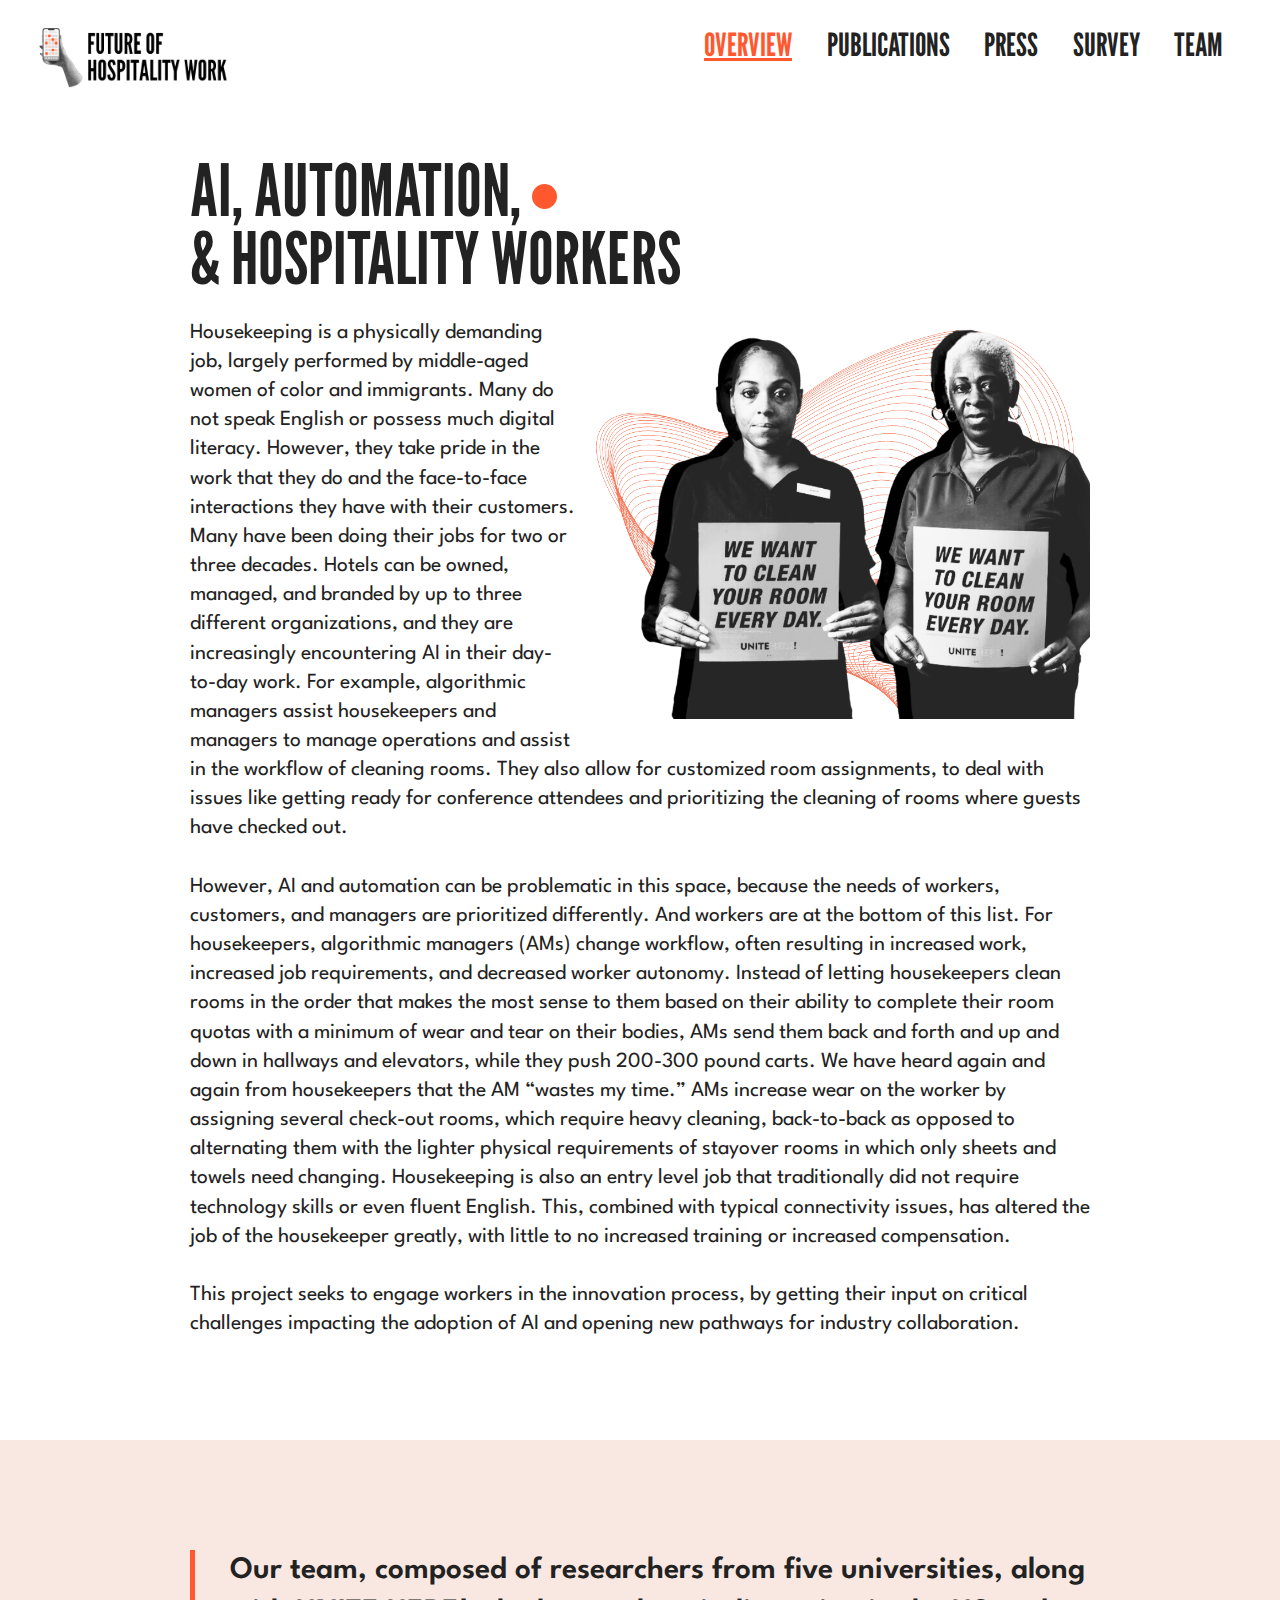
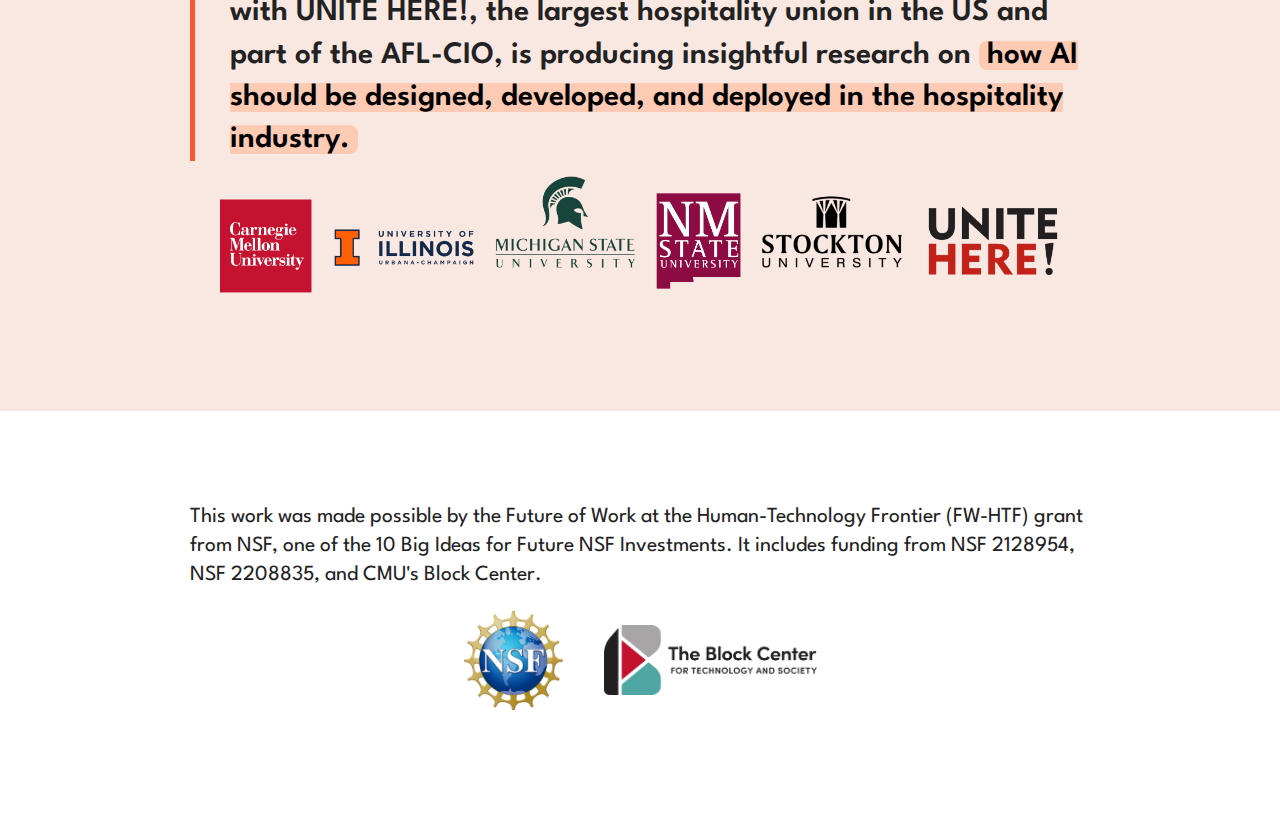
<file: index.html>
<!doctype html>
<html lang="en">

<head>

    <meta charset='UTF-8'>
    <meta name="viewport" content="width=device-width, initial-scale=1">
    <meta http-equiv=“X-UA-Compatible” content=“ie=edge”>

    <!--Styling-->
    <link rel="stylesheet" href="./styles.css" type="text/css">
    <link rel="stylesheet" href="https://cdnjs.cloudflare.com/ajax/libs/font-awesome/6.5.2/css/all.min.css"
        integrity="sha512-SnH5WK+bZxgPHs44uWIX+LLJAJ9/2PkPKZ5QiAj6Ta86w+fsb2TkcmfRyVX3pBnMFcV7oQPJkl9QevSCWr3W6A=="
        crossorigin="anonymous" referrerpolicy="no-referrer" />
    <link rel="preconnect" href="https://fonts.googleapis.com">
    <link rel="preconnect" href="https://fonts.gstatic.com" crossorigin>
    <link href="https://fonts.googleapis.com/css2?family=League+Gothic&display=swap" rel="stylesheet">
    <link href="https://fonts.googleapis.com/css2?family=League+Gothic&family=League+Spartan:wght@100..900&display=swap"
        rel="stylesheet">

    <!--Scripts-->
    <script src="https://cdnjs.cloudflare.com/ajax/libs/jquery/3.6.0/jquery.min.js"></script>
    <script src="js/main.js"></script>

    <!--Page Title & Favicon-->
    <title>Future of Hospitality Work</title>
    <link rel="icon" type="image/x-icon" href="assets/images/favicon.ico">

</head>

<body>
    
    <div class="container">
        <header>
            <!--Logo Variants (for parallax transition)-->
            <div class="header__logo">
                <a href="https://futureofhospitalitywork.github.io/futureofhospitalitywork/">
                    <div class="logo" id="original-logo"><img class="logo-img" id="original-logo-img"
                            src="assets/images/logo1.png" alt="Future of Hospitality Work Logo"></div>
                    <div class="logo" id="mobile-logo"><img class="logo-img" id="mobile-logo-img"
                            src="assets/images/logo2.png" alt="Mobile Logo"></div>
                </a>
            </div>

            <div class="menu-toggle" id="mobile-menu">
                <span class="bar"></span>
                <span class="bar"></span>
                <span class="bar"></span>
            </div>

            <!--Navigation Bar-->
            <div class="nav-bar">
                <a href="index.html" class="active">OVERVIEW</a>
                <a href="publications.html">PUBLICATIONS</a>
                <a href="press.html">PRESS</a>
                <a href="survey.html">SURVEY</a>
                <a href="team.html">TEAM</a>
            
            </div>
        </header>

        <div class="main-body">

            <div class="section" id="about">
                <div class="section-content">
                <br>
                <main>
                    <h1 class="page-header" id="overview-header">AI, AUTOMATION, 
                    <span class="dot" role="none"></span>
                    <br>& HOSPITALITY WORKERS</h1>
                    <br>
                    <div id="wrap-text">
                        <img class="cover-img" alt="UNITE HERE workers" src="assets/images/workers.png">
                    <p class="overview-text">Housekeeping is a physically demanding job, largely performed by middle-aged
                    women of color and immigrants. Many do not speak English or possess much digital literacy. 
                    However, they take pride in the work that they do and the face-to-face interactions they have with their  
                    customers. Many have been doing their jobs for two or three decades. Hotels can be owned, 
                    managed, and branded by up to three different organizations, and they are increasingly encountering AI in 
                    their day-to-day work. For example, algorithmic managers assist housekeepers and managers to  
                    manage operations and assist in the workflow of cleaning rooms. They also allow for customized room
                    assignments, to deal with issues like getting ready for conference attendees and prioritizing 
                    the cleaning of rooms where guests have checked out. 

                        <br><br>
                        
                        However, AI and automation can be problematic in this space, because the needs of workers,
                        customers, and managers are prioritized differently. And workers are at the bottom of this list.
                        For
                        housekeepers, algorithmic managers (AMs) change workflow, often resulting in increased work,
                        increased job requirements, and decreased worker autonomy. Instead of letting housekeepers clean
                        rooms in the order that makes the most sense to them based on their ability to complete their
                        room
                        quotas with a minimum of wear and tear on their bodies, AMs send them back and forth and up and
                        down
                        in hallways and elevators, while they push 200-300 pound carts. We have heard again and again
                        from
                        housekeepers that the AM “wastes my time.” AMs increase wear on the worker by assigning several
                        check-out rooms, which require heavy cleaning, back-to-back as opposed to alternating them with
                        the
                        lighter physical requirements of stayover rooms in which only sheets and towels need changing.
                        Housekeeping is also an entry level job that traditionally did not require technology skills or
                        even
                        fluent English. This, combined with typical connectivity issues, has altered the job of the
                        housekeeper greatly, with little to no increased training or increased compensation.
                        <br><br>
                        This project seeks to engage workers in the innovation process, by getting their input on critical challenges impacting the adoption of AI and opening new pathways for industry collaboration. 

                                        </div>
                        <br>
                    </p>
                </main>
            </div>
            </div>
            <!--About Section-->
            <!--
            <div class="section section" id="about">
                <h1 class="about-hook">AUTOMATION IS<br>DISPLACING MANY<br>HOSPITALITY WORKERS,</h1>
                <div class="about-text-container">
                    <span class="about-text">largely women and underrepresented groups, with jobs being replaced or
                        transformed by algorithmic management and robotic assistance. Our research team is studying
                        interventions to help workers, employers and technology developers in the hospitality industry
                        to be successful under technological change. We represent researchers from across the fields of
                        human-computer interaction, policy, labor, and hospitality management, partnered together with
                        the largest hospitality labor union in North America,
                        <a href="https://unitehere.org/who-we-are/" target="_blank"><strong>UNITE HERE.</strong>
                        </a><br><br>
                        Together, we focus on creating new ways for hospitality workers to shape how automation will
                        affect their industry and their jobs. Specifically, our team assesses the current state of
                        hospitality services through broad literature reviews, conducting workshops with key
                        stakeholders, collectively exploring technology innovations, and developing a strategic roadmap
                        for future collaboration around automation technologies in the hospitality industry. This
                        project has been
                        <a href="https://www.nsf.gov/awardsearch/showAward?AWD_ID=2026537&HistoricalAwards=false"
                            target="_blank"><strong>funded by the NSF</strong></a>
                        Future of Work at the Human-Technology Frontier cross-directorate program to promote deeper
                        basic understanding of the interdependent human-technology partnership in work contexts by
                        advancing the design of intelligent work technologies that operate in harmony with human
                        workers.
                    </span>

                </div>

            </div> -->
            <div class="section" id="goal">
                <div class="section-content">
                    <br><br>
                    <div class="row">
            
                        <div class="vertical-line" id="overview-line">
                        
                        <p class="overview-text" id="goal-text">
                            Our team, composed of researchers from five universities, along with UNITE HERE!, the largest hospitality union in the US and part of the AFL-CIO, is producing insightful research on 
                            <mark class="goal-mark">how AI should be designed, developed, and deployed in the hospitality industry.</mark></p>
                        </div>
                    </div>
                    <div class="logos-container">

                        <div class="uni-logo-container"><a href="https://www.cmu.edu/" target="_blank"><img class="uni-logo" id="cmu-logo" alt="CMU Logo" src="assets/images/uni-logos/cmu.png"></a></div>

                        <div class="uni-logo-container"><a href="https://illinois.edu/" target="_blank"><img class="uni-logo" id="uiuc-logo" alt="UIUC Logo" src="assets/images/uni-logos/illinois.png"></a></div>

                        <div class="uni-logo-container"><a href="https://msu.edu/" target="_blank"><img class="uni-logo" id="mich-state-logo" alt="Michigan State Logo"
                            src="assets/images/uni-logos/mich-state.png"></a></div>

                        <div class="uni-logo-container"><a href="https://nmsu.edu/" target="_blank"><img class="uni-logo" id="nmsu-logo" alt="NMSU Logo" src="assets/images/uni-logos/nmsu.png"></a></div>
                        
                        <div class="uni-logo-container"><a href="https://www.stockton.edu/" target="_blank"><img class="uni-logo" id="stockton-logo" alt="Stockton Logo"
                                src="assets/images/uni-logos/stockton.png"></a></div>
                        
                        <div class="uni-logo-container"><a href="https://unitehere.org/" target="_blank"><img class="uni-logo" id="unite-here-logo" alt="UNITE HERE Logo"
                            src="assets/images/uni-logos/unite-here.png"></a></div>
                    </div>
                    
                    <br><br>
            
                </div>
            </div>

            <!--Funding Acknowledgement-->
            <div class="section" id="funding">
                <div class="section-content">
                    <br><br>
                    <p class="overview-text" id="bottom-text">
                        
                        This work was made possible by the Future of Work at the Human-Technology Frontier (FW-HTF)
                        grant from NSF, one of the 10 Big Ideas for Future NSF Investments.
                        It includes funding from NSF 2128954, NSF 2208835, and CMU's Block Center.</p>

                    <div class="logos-container">
                        <a href="https://www.nsf.gov/" target="_blank"><img class="funding-logo" id="nsf-logo" alt="NSF Logo"
                            src="assets/images/funding-logos/nsf.png"></a>
                        <a href="https://www.cmu.edu/block-center/index.html" target="_blank"><img class="funding-logo" id="block-center-logo" alt="Block Center Logo"
                            src="assets/images/funding-logos/block-center.png"></a>
                    </div>
                    <br><br>
                    
                </div>
                
            </div>

        </div>
    </div>
    </div>
</body>

</html>
</file>
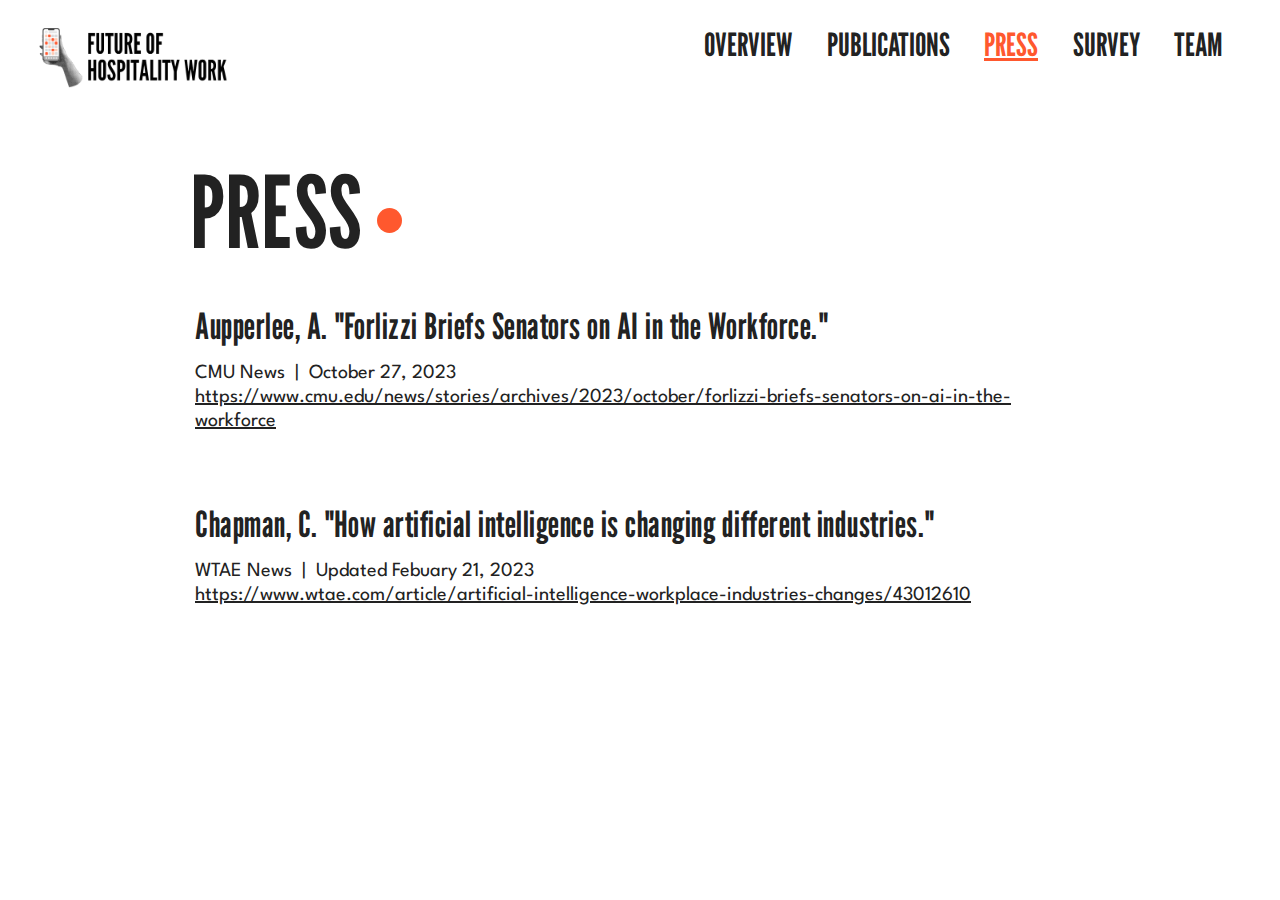
<file: press.html>
<!doctype html>
<html lang="en">

<head>

    <meta charset='UTF-8'>
    <meta name="viewport" content="width=device-width, initial-scale=1">
    <meta http-equiv=“X-UA-Compatible” content=“ie=edge”>

    <!--Styling-->
    <link rel="stylesheet" href="./styles.css" type="text/css">
    <link rel="stylesheet" href="https://cdnjs.cloudflare.com/ajax/libs/font-awesome/6.5.2/css/all.min.css"
        integrity="sha512-SnH5WK+bZxgPHs44uWIX+LLJAJ9/2PkPKZ5QiAj6Ta86w+fsb2TkcmfRyVX3pBnMFcV7oQPJkl9QevSCWr3W6A=="
        crossorigin="anonymous" referrerpolicy="no-referrer" />
    <link rel="preconnect" href="https://fonts.googleapis.com">
    <link rel="preconnect" href="https://fonts.gstatic.com" crossorigin>
    <link href="https://fonts.googleapis.com/css2?family=League+Gothic&display=swap" rel="stylesheet">
    <link href="https://fonts.googleapis.com/css2?family=League+Gothic&family=League+Spartan:wght@100..900&display=swap"
        rel="stylesheet">

    <!--Scripts-->
    <script src="https://cdnjs.cloudflare.com/ajax/libs/jquery/3.6.0/jquery.min.js"></script>
    <script src="js/main.js"></script>

    <!--Page Title & Favicon-->
    <title>Press</title>
    <link rel="icon" type="image/x-icon" href="assets/images/favicon.ico">
</head>

<body>
    <div class="container">
        <header>
            <!--Logo Variants (for parallax transition)-->
            <div class="header__logo">
                <a href="https://futureofhospitalitywork.github.io/futureofhospitalitywork/">
                    <div class="logo" id="original-logo"><img class="logo-img" id="original-logo-img"
                            src="assets/images/logo1.png" alt="Future of Hospitality Work Logo"></div>
                    <div class="logo" id="mobile-logo"><img class="logo-img" id="mobile-logo-img"
                            src="assets/images/logo2.png" alt="Mobile Logo"></div>
                </a>
            </div>

            <div class="menu-toggle" id="mobile-menu">
                <span class="bar"></span>
                <span class="bar"></span>
                <span class="bar"></span>
            </div>

            <!--Navigation Bar-->
            <div class="nav-bar">
                <a href="index.html">OVERVIEW</a>
                <a href="publications.html">PUBLICATIONS</a>
                <a href="press.html" class="active">PRESS</a>
                <a href="survey.html">SURVEY</a>
                <a href="team.html">TEAM</a>
            </div>
        </header>
        <div class="main-body">

            <div class="section-content" id="press">
                <main>
                <br>
                <h1 class="page-header">PRESS <span class="dot" role="none"></span></h1>
                
                <div class="press" id="forlizzi-senator-brief">
                    <h3 class="proj-names">Aupperlee, A. "Forlizzi Briefs Senators on AI in the Workforce." &nbsp;</h3>
                    
                    <span class="proj-desc">
                        CMU News&nbsp; | &nbsp;October 27, 2023 <br>
                        <a href="https://www.cmu.edu/news/stories/archives/2023/october/forlizzi-briefs-senators-on-ai-in-the-workforce" target="_blank"><u>https://www.cmu.edu/news/stories/archives/2023/october/forlizzi-briefs-senators-on-ai-in-the-workforce</u></a>
                        </span><br><br>

                </div>
                <div class="press" id="chapman-AI">
                    <h3 class="proj-names">Chapman, C. "How artificial intelligence is changing different industries." &nbsp;</h3>
                    
                    <span class="proj-desc">
                        WTAE News&nbsp; | &nbsp;Updated Febuary 21, 2023 <br>
                        <a href="https://www.wtae.com/article/artificial-intelligence-workplace-industries-changes/43012610" target="_blank"><u>https://www.wtae.com/article/artificial-intelligence-workplace-industries-changes/43012610</u></a>
                        </span><br><br>

                    </div>
                </main>
            </div>
            

        </div>
    </div>
</body>

</html>
</file>
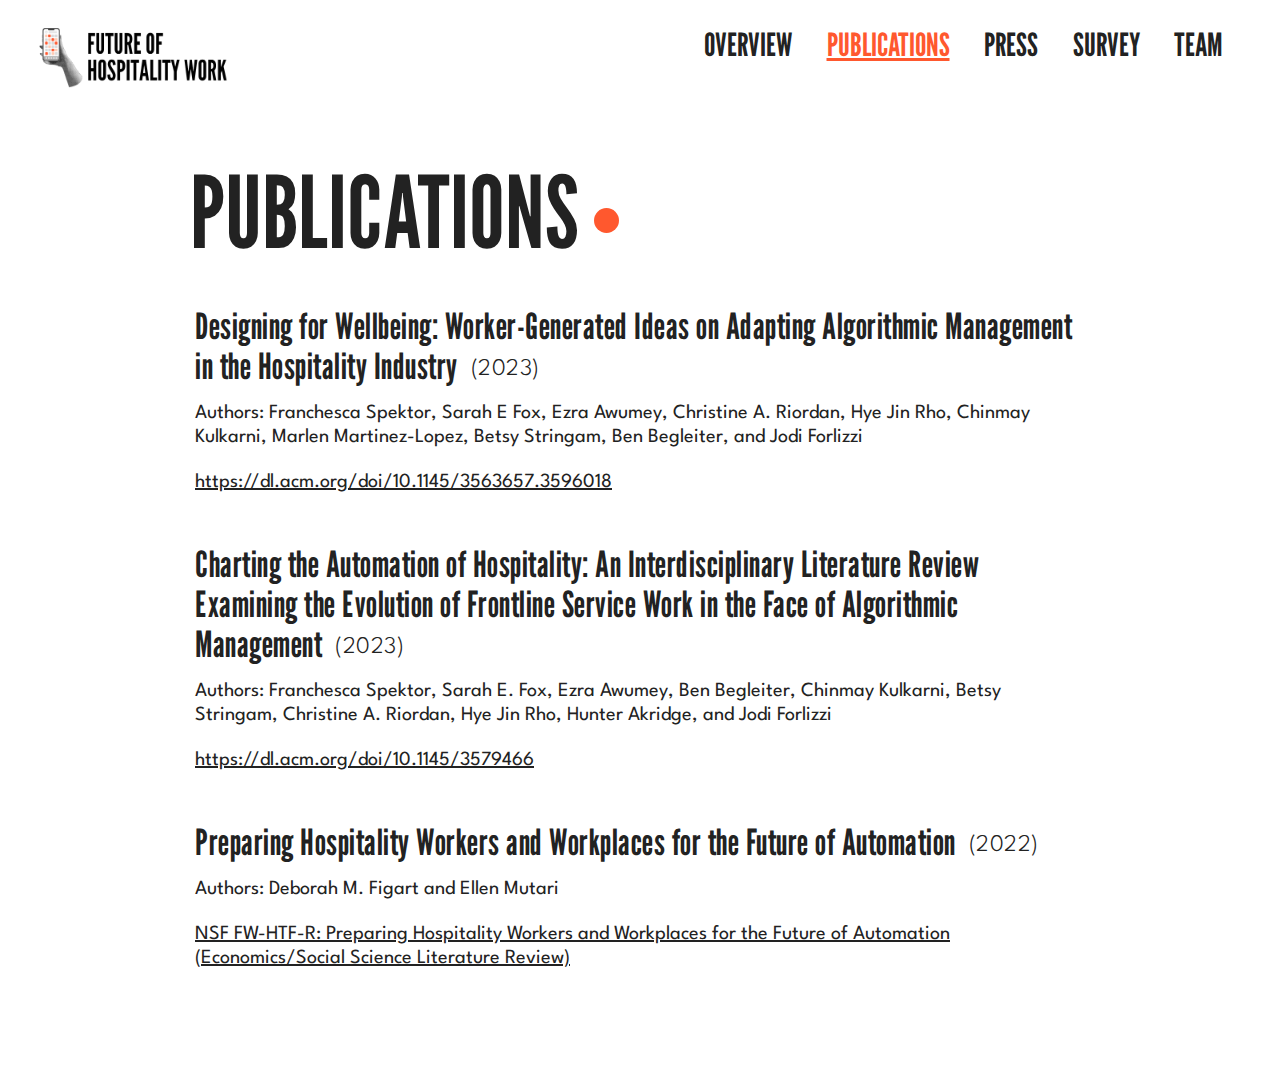
<file: publications.html>
<!doctype html>
<html lang="en">

<head>

    <meta charset='UTF-8'>
    <meta name="viewport" content="width=device-width, initial-scale=1">
    <meta http-equiv=“X-UA-Compatible” content=“ie=edge”>

    <!--Styling-->
    <link rel="stylesheet" href="./styles.css" type="text/css">
    <link rel="stylesheet" href="https://cdnjs.cloudflare.com/ajax/libs/font-awesome/6.5.2/css/all.min.css"
        integrity="sha512-SnH5WK+bZxgPHs44uWIX+LLJAJ9/2PkPKZ5QiAj6Ta86w+fsb2TkcmfRyVX3pBnMFcV7oQPJkl9QevSCWr3W6A=="
        crossorigin="anonymous" referrerpolicy="no-referrer" />
    <link rel="preconnect" href="https://fonts.googleapis.com">
    <link rel="preconnect" href="https://fonts.gstatic.com" crossorigin>
    <link href="https://fonts.googleapis.com/css2?family=League+Gothic&display=swap" rel="stylesheet">
    <link href="https://fonts.googleapis.com/css2?family=League+Gothic&family=League+Spartan:wght@100..900&display=swap"
        rel="stylesheet">

    <!--Scripts-->
    <script src="https://cdnjs.cloudflare.com/ajax/libs/jquery/3.6.0/jquery.min.js"></script>
    <script src="js/main.js"></script>

    <!--Page Title & Favicon-->
    <title>Publications</title>
    <link rel="icon" type="image/x-icon" href="assets/images/favicon.ico">
</head>

<body>
    <div class="container">
        <header>
            <!--Logo Variants (for parallax transition)-->
            <div class="header__logo">
                <a href="https://futureofhospitalitywork.github.io/futureofhospitalitywork/">
                    <div class="logo" id="original-logo"><img class="logo-img" id="original-logo-img"
                            src="assets/images/logo1.png" alt="Future of Hospitality Work Logo"></div>
                    <div class="logo" id="mobile-logo"><img class="logo-img" id="mobile-logo-img"
                            src="assets/images/logo2.png" alt="Mobile Logo"></div>
                </a>
            </div>

            <div class="menu-toggle" id="mobile-menu">
                <span class="bar"></span>
                <span class="bar"></span>
                <span class="bar"></span>
            </div>

            <!--Navigation Bar-->
            <div class="nav-bar">
                <a href="index.html">OVERVIEW</a>
                <a href="publications.html" class="active">PUBLICATIONS</a>
                <a href="press.html">PRESS</a>
                <a href="survey.html">SURVEY</a>
                <a href="team.html">TEAM</a>
            </div>
        </header>
        <div class="main-body">

            <!--Our Work Section-->
            <div class="section-content" id="work">
                <br>
                <main>
                <h1 class="page-header">PUBLICATIONS <span class="dot" role="none"></h1>
                <!--DIW Paper-->
                    <div class="project" id="diw">
                        <h3 class="proj-names">Designing for Wellbeing: Worker-Generated Ideas on Adapting Algorithmic
                            Management in the Hospitality Industry &nbsp;<span class="years">(2023)</span></h3>

                        <span class="proj-desc">Authors: Franchesca Spektor, Sarah E Fox, Ezra Awumey, Christine A. Riordan, Hye Jin Rho,
                            Chinmay Kulkarni, Marlen Martinez-Lopez, Betsy Stringam, Ben Begleiter, and Jodi
                            Forlizzi</span><br><br>

                        <span class="proj-desc"><u><a href="https://dl.acm.org/doi/10.1145/3563657.3596018"
                                    target="_blank">https://dl.acm.org/doi/10.1145/3563657.3596018</a></u></span>

                        <!--File Viewing Buttons
            <div class="file-buttons">
                <div class="button-div">
                    <button class="view-button" id="dis-button" onclick="showDIS()">View Paper</button>
                </div>
                <a href="assets/work/DIS.pdf" download>
                    <div class="button-div">
                        <button class="download-button">
                            <i class="fa-solid fa-download" style="color: #161616;"></i>&nbsp;Download
                            Paper</button>
                    </div>
                </a>
            </div>

            <div class="pdf-viewer" id="dis-paper" style="display:none">
                <embed class="file" src="assets/work/DIS.pdf" type="application/pdf">
            </div>-->
        
                    </div>
                    
                    <!--CSCW Paper-->
                    <div class="project" id="cscw">
                        <h3 class="proj-names">Charting the Automation of Hospitality: An Interdisciplinary Literature
                            Review
                            Examining the Evolution of Frontline Service Work in the Face of Algorithmic Management&nbsp;
                            <span class="years">(2023)</span>
                        </h3>

                        <span class="proj-desc">Authors: Franchesca Spektor, Sarah E. Fox, Ezra Awumey, Ben Begleiter, Chinmay Kulkarni,
                            Betsy Stringam, Christine A. Riordan, Hye Jin Rho, Hunter Akridge, and Jodi
                            Forlizzi</span><br><br>

                        <span class="proj-desc"><u><a href="https://dl.acm.org/doi/10.1145/3579466"
                                    target="_blank">https://dl.acm.org/doi/10.1145/3579466</a></u></span>

                        <!--File Viewing Buttons
            <div class="file-buttons">
                <div class="button-div">
                    <button class="view-button" id="cscw-button" onclick="showCSCW()">View Paper</button>
                </div>
                <a href="assets/work/CSCW.pdf" download>
                    <div class="button-div">
                        <button class="download-button">
                            <i class="fa-solid fa-download" style="color: #161616;"></i>&nbsp;Download
                            Paper</button>
                    </div>
                </a>
            </div>
            
            <div class="pdf-viewer" id="cscw-paper" style="display:none">
                <embed class="file" src="assets/work/CSCW.pdf" type="application/pdf">

            </div>-->
                    
                </div>
                <div class="project" id="lit-review">
                    <h3 class="proj-names">Preparing Hospitality Workers and Workplaces for the Future of Automation &nbsp;<span class="years">(2022)</span></h3>

                    <span class="proj-desc">Authors: Deborah M. Figart and Ellen Mutari
                        </span><br><br>

                    <span class="proj-desc"><u><a href="assets/files/Figart and Mutari Literature Review 2022.pdf"
                                target="_blank">NSF FW-HTF-R:
                                Preparing Hospitality Workers and Workplaces for the Future of Automation (Economics/Social Science Literature Review)</a></u></span>
                    </div>
                <br><br>
            </main>
            </div>
        </div>
    </div>

</body>

</html>
</file>
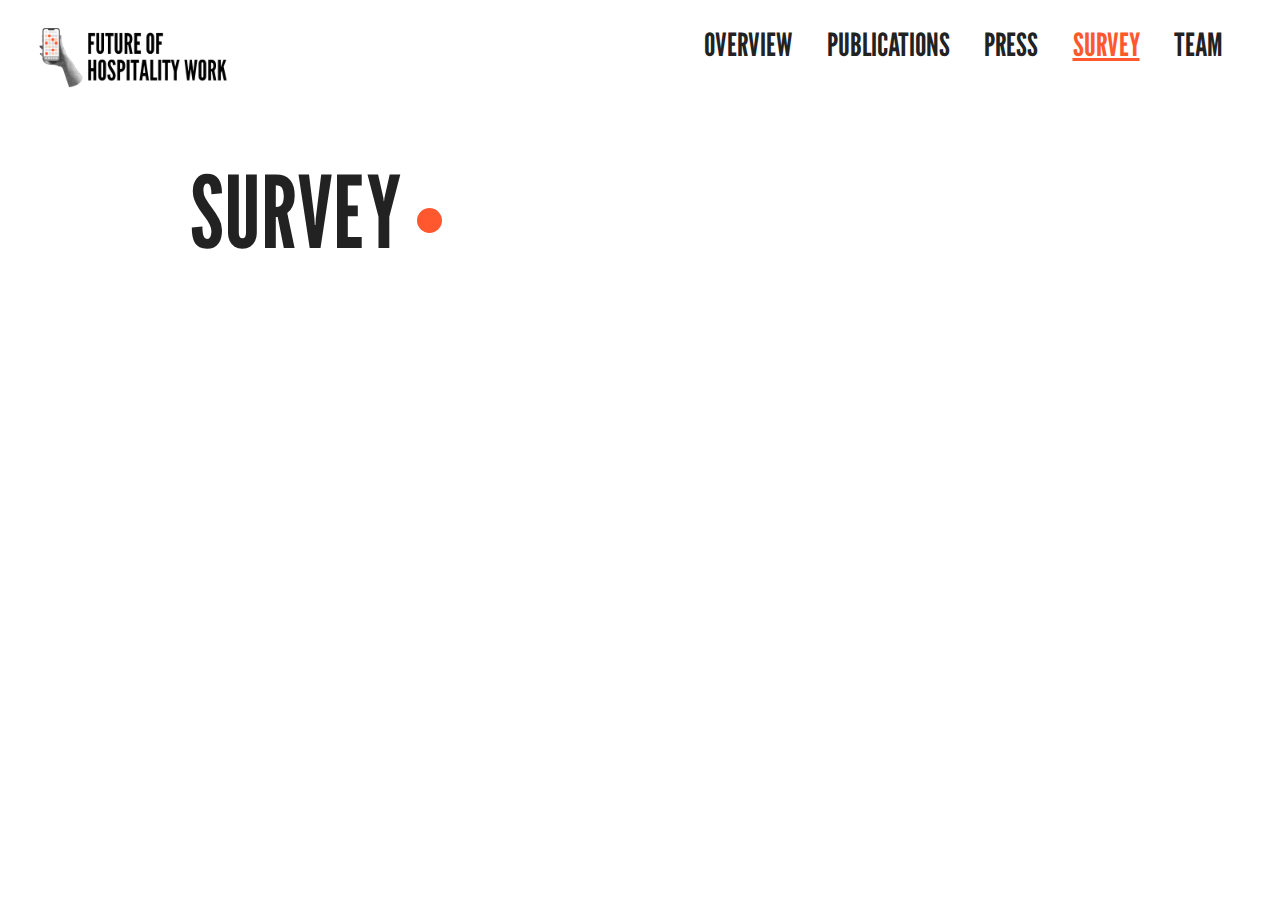
<file: survey.html>
<!doctype html>
<html lang="en">

<head>

    <meta charset='UTF-8'>
    <meta name="viewport" content="width=device-width, initial-scale=1">
    <meta http-equiv=“X-UA-Compatible” content=“ie=edge”>

    <!--Styling-->
    <link rel="stylesheet" href="./styles.css" type="text/css">
    <link rel="stylesheet" href="https://cdnjs.cloudflare.com/ajax/libs/font-awesome/6.5.2/css/all.min.css"
        integrity="sha512-SnH5WK+bZxgPHs44uWIX+LLJAJ9/2PkPKZ5QiAj6Ta86w+fsb2TkcmfRyVX3pBnMFcV7oQPJkl9QevSCWr3W6A=="
        crossorigin="anonymous" referrerpolicy="no-referrer" />
    <link rel="preconnect" href="https://fonts.googleapis.com">
    <link rel="preconnect" href="https://fonts.gstatic.com" crossorigin>
    <link href="https://fonts.googleapis.com/css2?family=League+Gothic&display=swap" rel="stylesheet">
    <link href="https://fonts.googleapis.com/css2?family=League+Gothic&family=League+Spartan:wght@100..900&display=swap"
        rel="stylesheet">

    <!--Scripts-->
    <script src="https://cdnjs.cloudflare.com/ajax/libs/jquery/3.6.0/jquery.min.js"></script>
    <script src="js/main.js"></script>

    <!--Page Title & Favicon-->
    <title>Survey</title>
    <link rel="icon" type="image/x-icon" href="assets/images/favicon.ico">
</head>

<body>
    <div class="container">
        <header>
            <!--Logo Variants (for parallax transition)-->
            <div class="header__logo">
                <a href="https://futureofhospitalitywork.github.io/futureofhospitalitywork/">
                    <div class="logo" id="original-logo"><img class="logo-img" id="original-logo-img"
                            src="assets/images/logo1.png" alt="Future of Hospitality Work Logo"></div>
                    <div class="logo" id="mobile-logo"><img class="logo-img" id="mobile-logo-img"
                            src="assets/images/logo2.png" alt="Mobile Logo"></div>
                </a>
            </div>

            <div class="menu-toggle" id="mobile-menu">
                <span class="bar"></span>
                <span class="bar"></span>
                <span class="bar"></span>
            </div>

            <!--Navigation Bar-->
            <div class="nav-bar">
                <a href="index.html">OVERVIEW</a>
                <a href="publications.html">PUBLICATIONS</a>
                <a href="press.html">PRESS</a>
                <a href="survey.html" class="active">SURVEY</a>
                <a href="team.html">TEAM</a>
            </div>
        </header>
        <div class="main-body">

            <div class="section-content" id="survey">
                <br>
                <main>
                <h1 class="page-header">SURVEY <span class="dot" role="none"></span></h1>
                </main>
            </div>
        </div>
    </div>

</body>

</html>
</file>
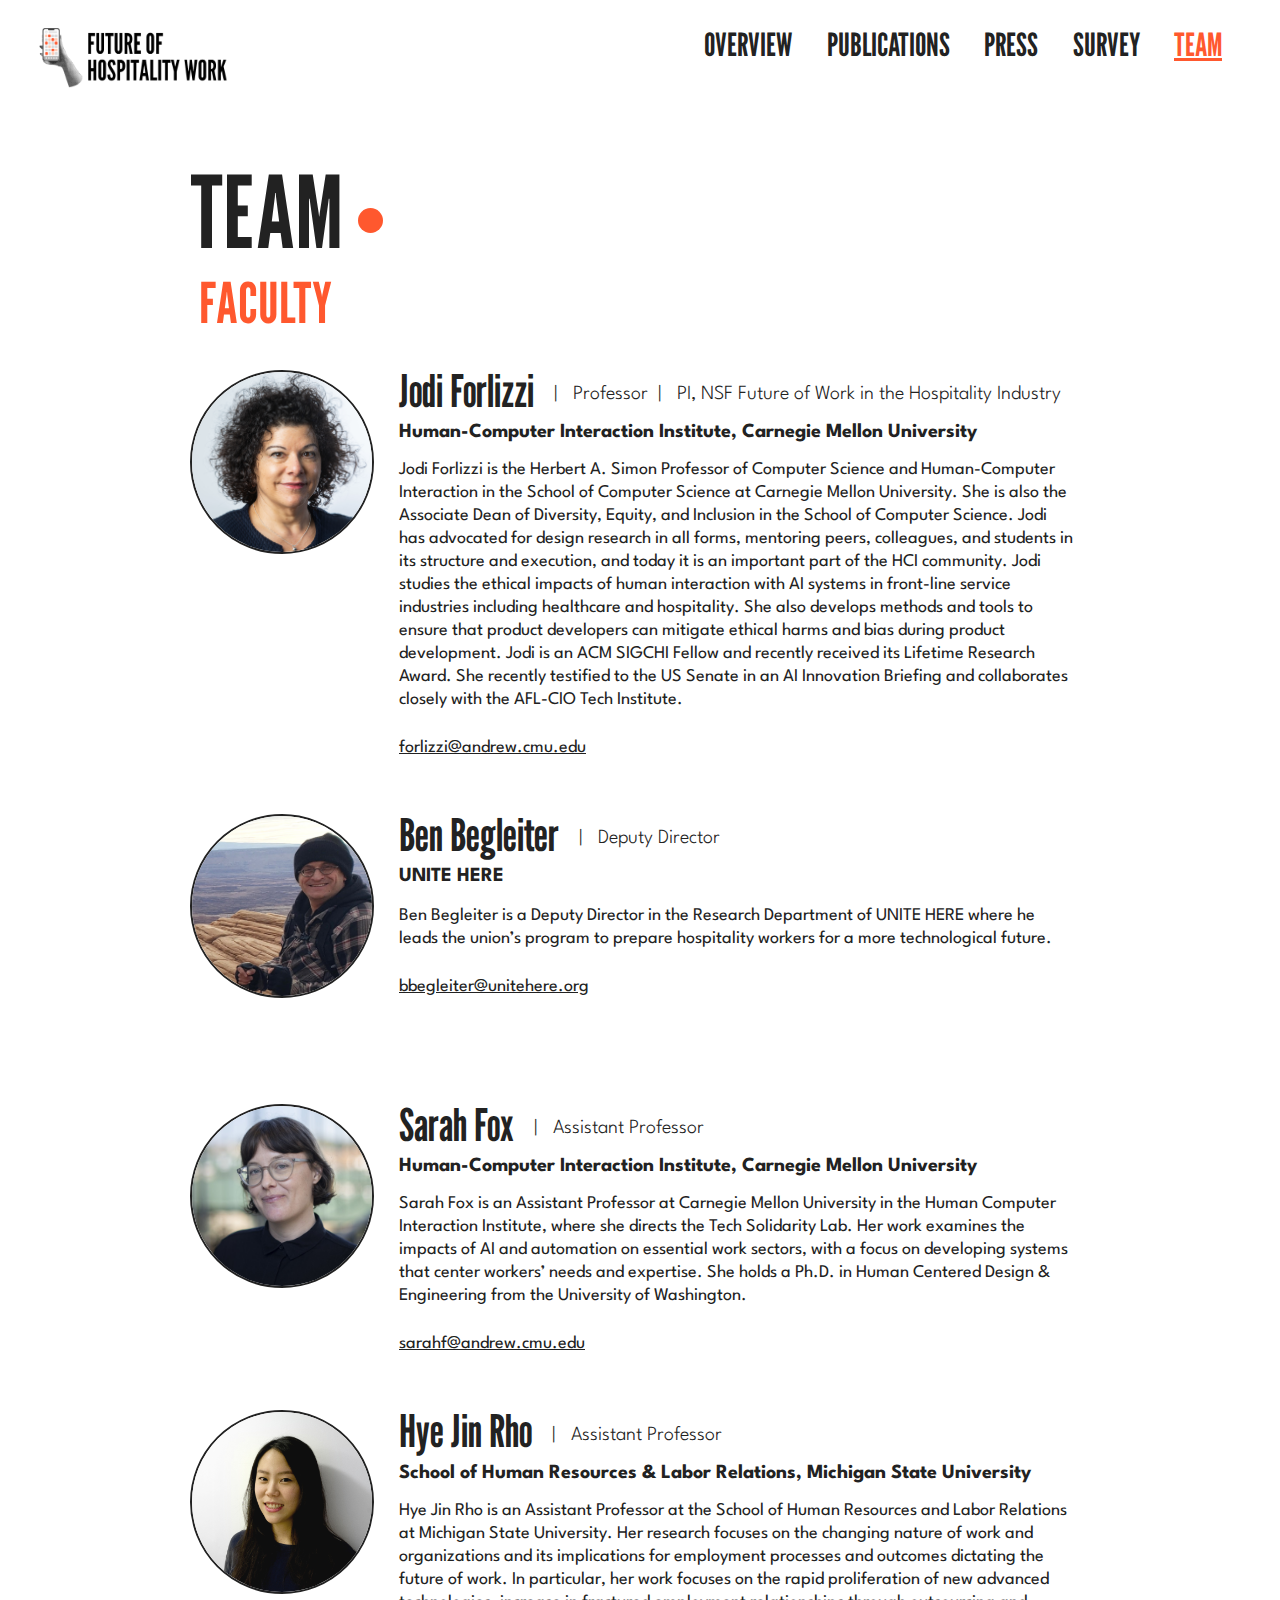
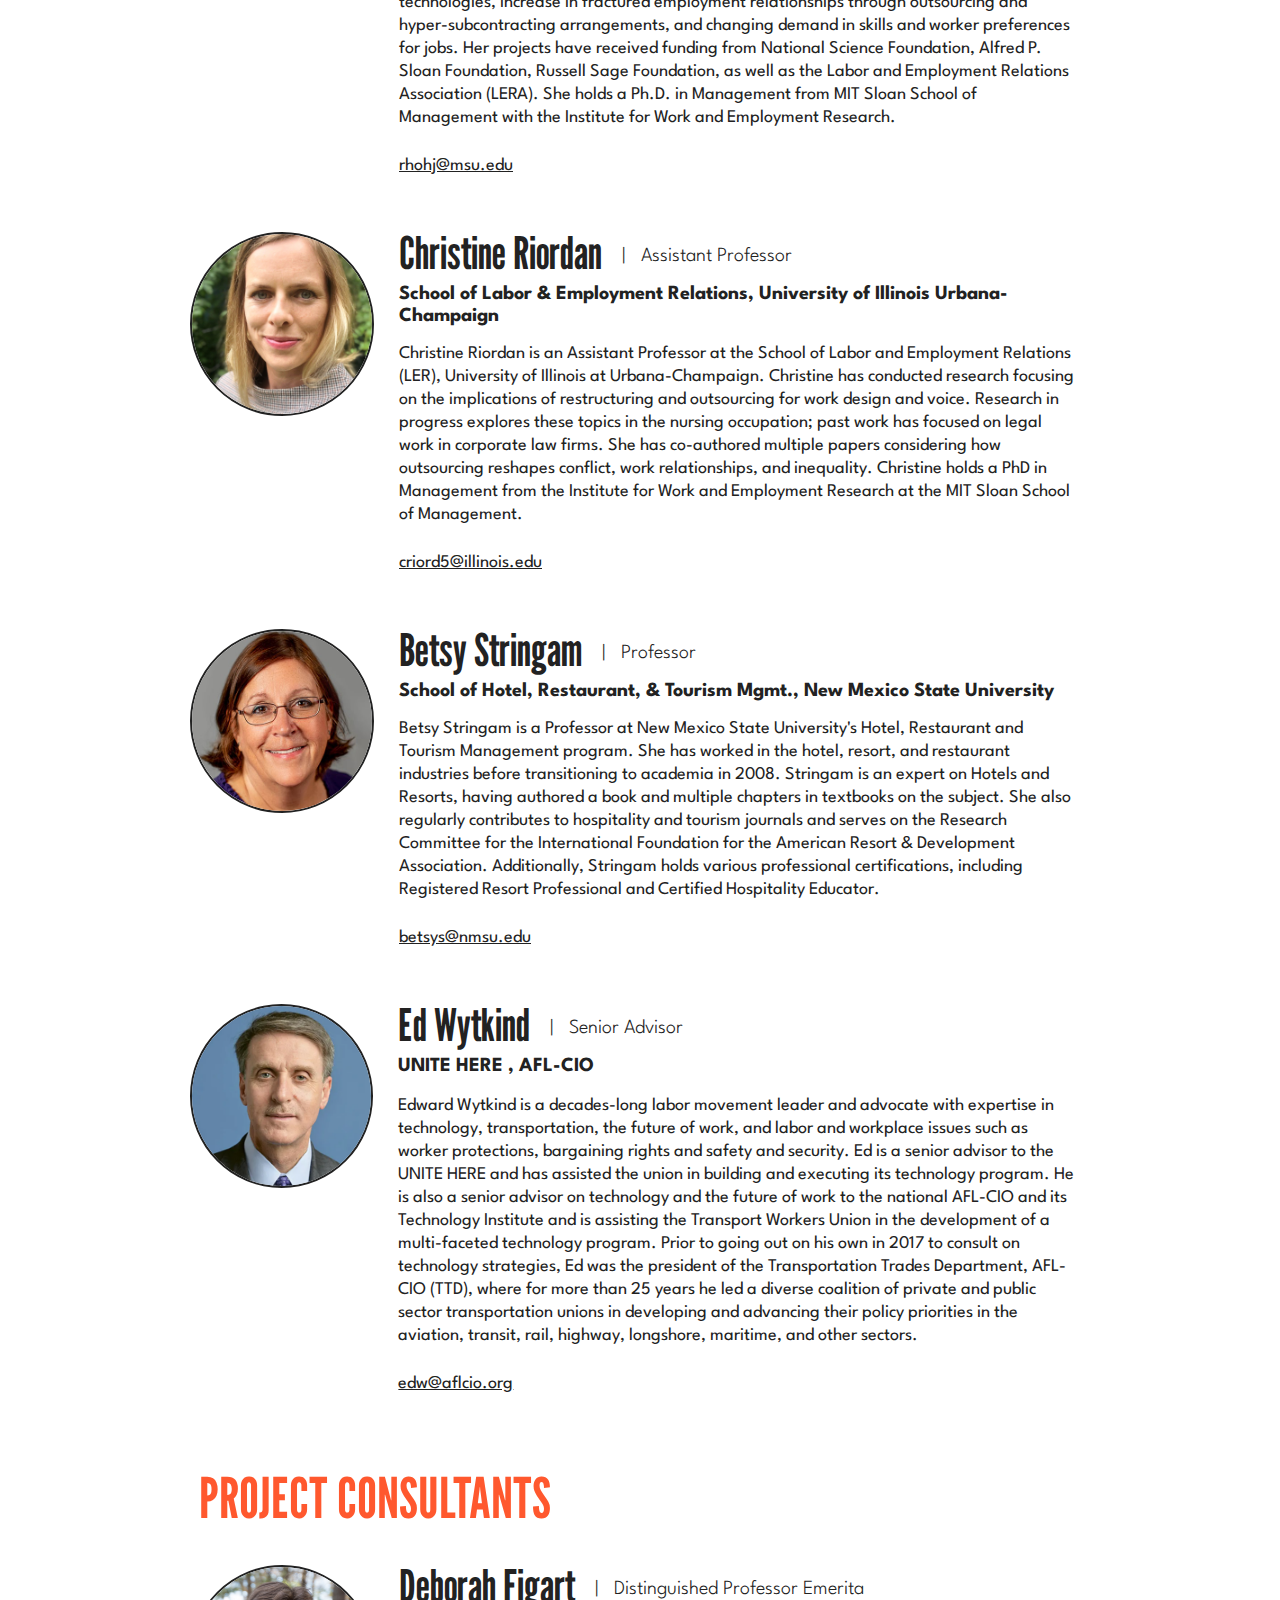
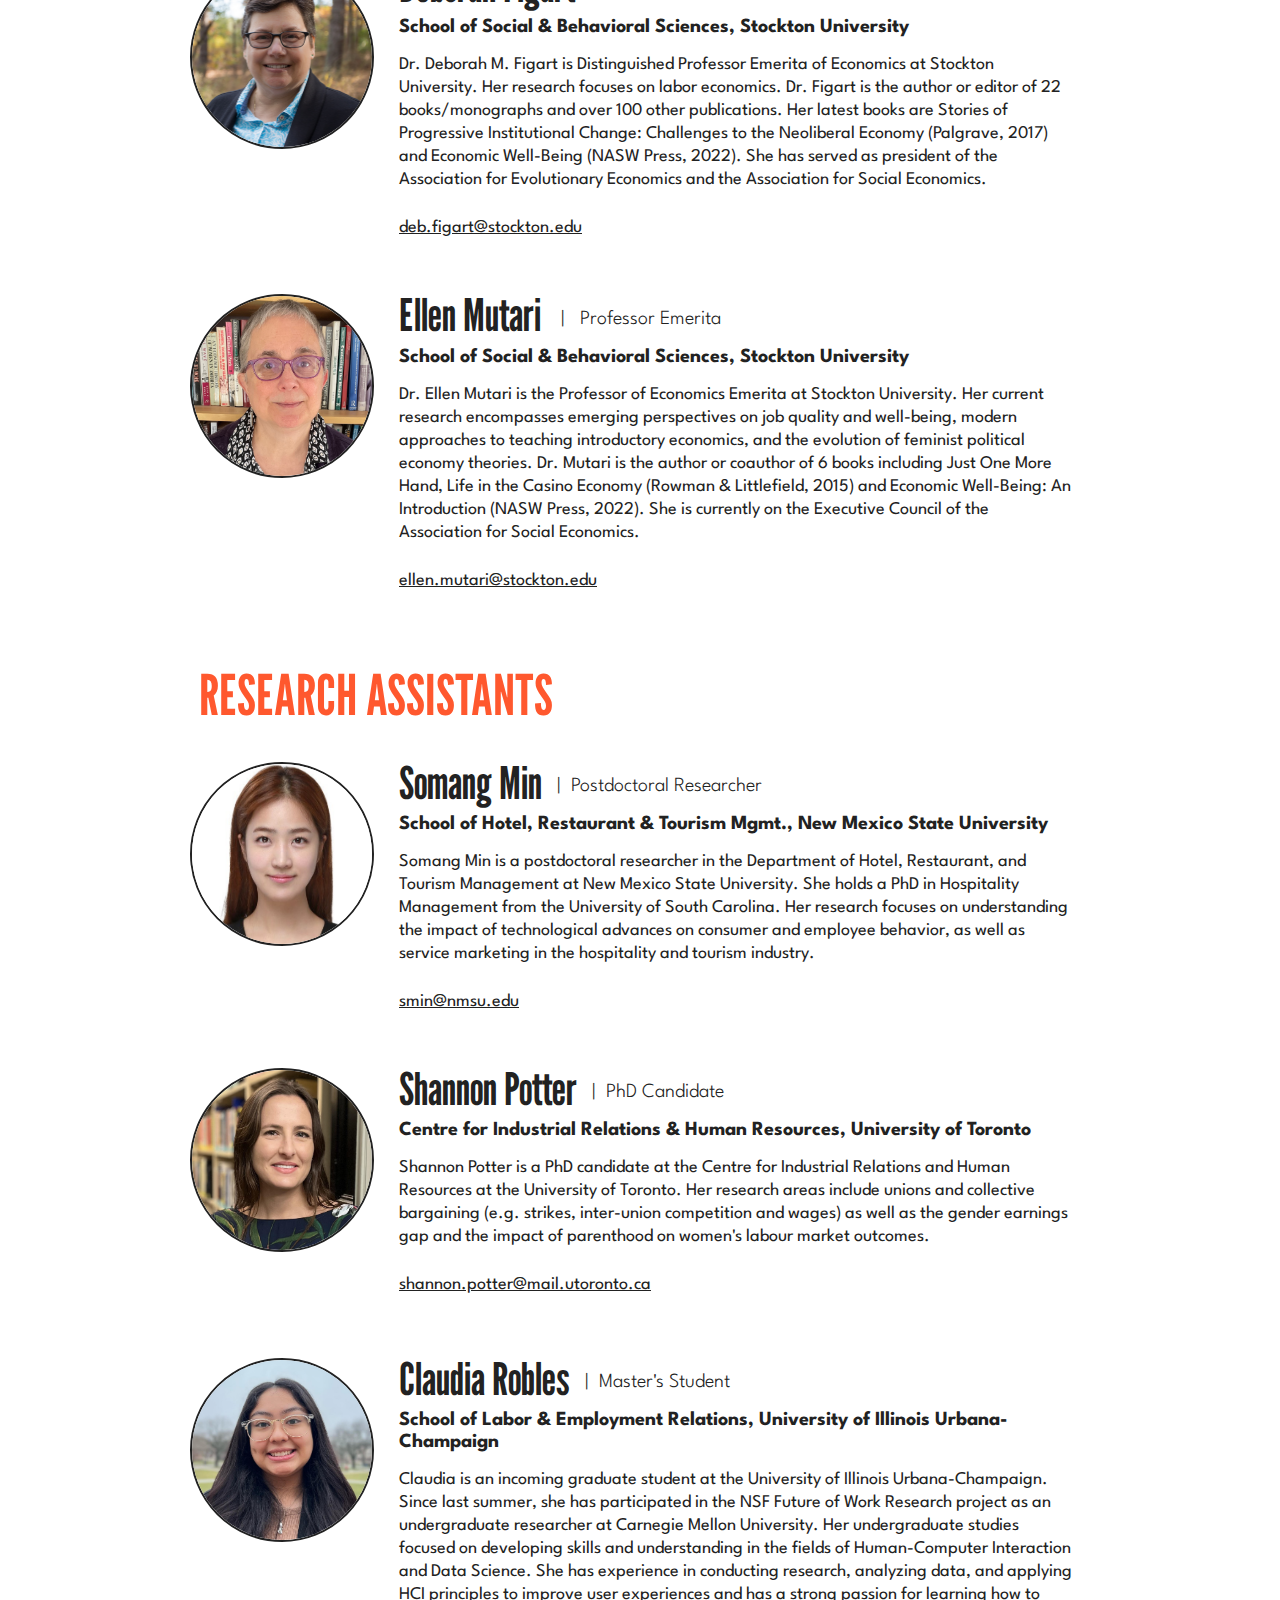
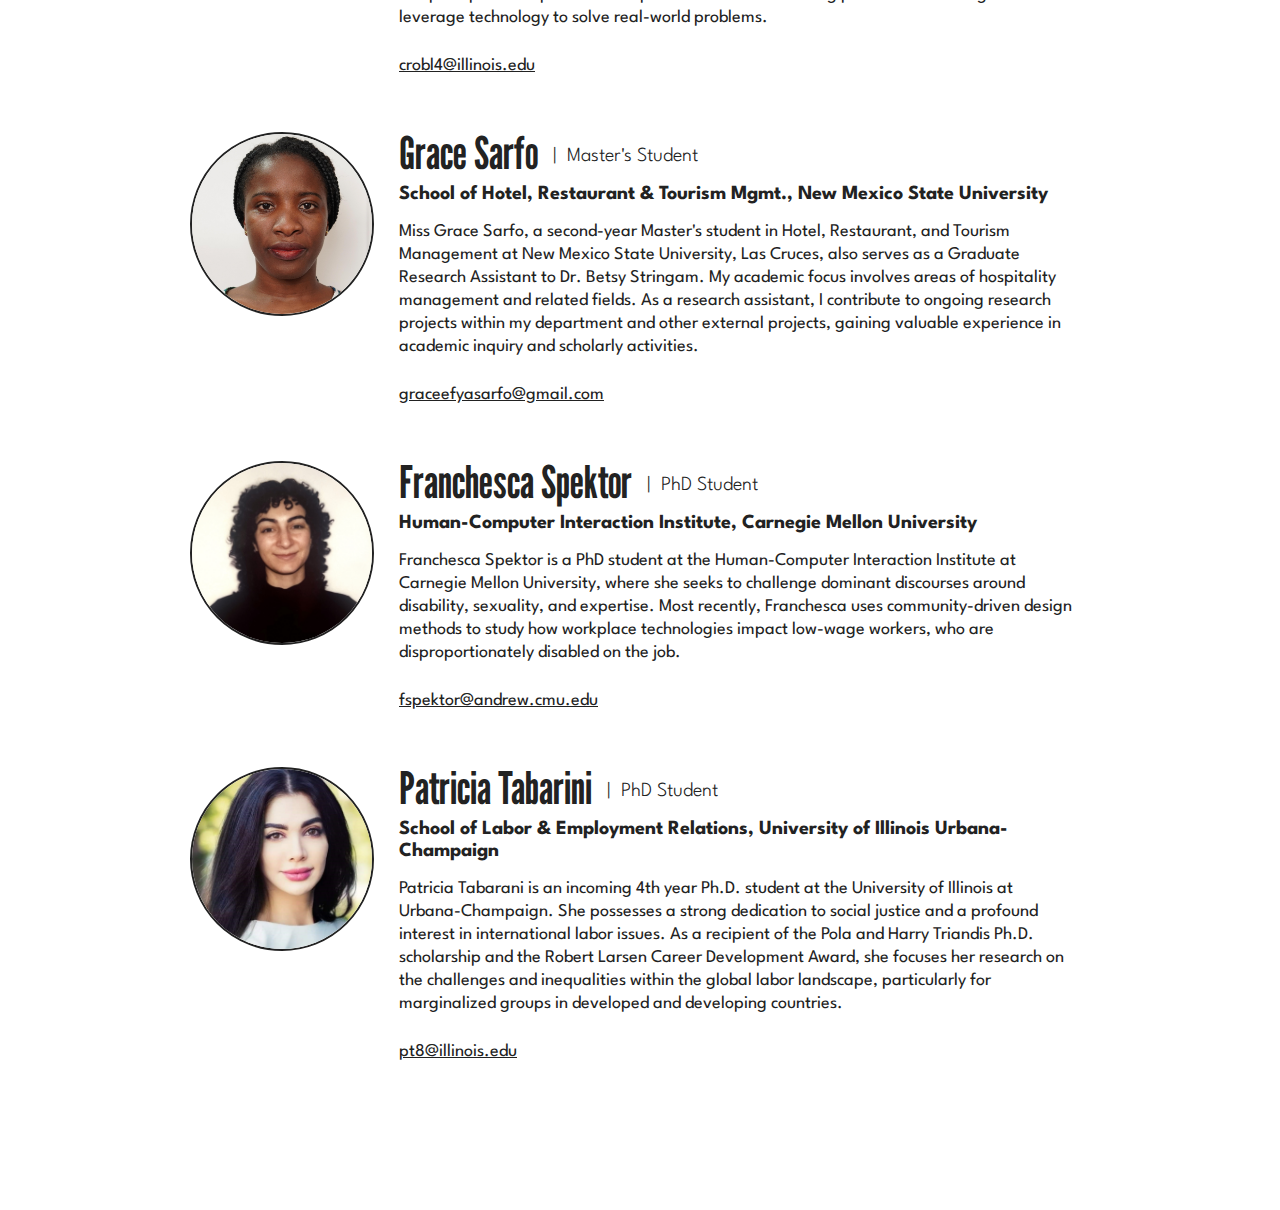
<file: team.html>
<!doctype html>
<html lang="en">

<head>

    <meta charset='UTF-8'>
    <meta name="viewport" content="width=device-width, initial-scale=1">
    <meta http-equiv=“X-UA-Compatible” content=“ie=edge”>

    <!--Styling-->
    <link rel="stylesheet" href="./styles.css" type="text/css">
    <link rel="stylesheet" href="https://cdnjs.cloudflare.com/ajax/libs/font-awesome/6.5.2/css/all.min.css"
        integrity="sha512-SnH5WK+bZxgPHs44uWIX+LLJAJ9/2PkPKZ5QiAj6Ta86w+fsb2TkcmfRyVX3pBnMFcV7oQPJkl9QevSCWr3W6A=="
        crossorigin="anonymous" referrerpolicy="no-referrer" />
    <link rel="preconnect" href="https://fonts.googleapis.com">
    <link rel="preconnect" href="https://fonts.gstatic.com" crossorigin>
    <link href="https://fonts.googleapis.com/css2?family=League+Gothic&display=swap" rel="stylesheet">
    <link href="https://fonts.googleapis.com/css2?family=League+Gothic&family=League+Spartan:wght@100..900&display=swap"
        rel="stylesheet">

    <!--Scripts-->
    <script src="https://cdnjs.cloudflare.com/ajax/libs/jquery/3.6.0/jquery.min.js"></script>
    <script src="js/main.js"></script>

    <!--Page Title & Favicon-->
    <title>Team</title>
    <link rel="icon" type="image/x-icon" href="assets/images/favicon.ico">
</head>

<body>
    <div class="container">
        <header>
            <!--Logo Variants (for parallax transition)-->
            <div class="header__logo">
                <a href="https://futureofhospitalitywork.github.io/futureofhospitalitywork/">
                    <div class="logo" id="original-logo"><img class="logo-img" id="original-logo-img"
                            src="assets/images/logo1.png" alt="Future of Hospitality Work Logo"></div>
                    <div class="logo" id="mobile-logo"><img class="logo-img" id="mobile-logo-img"
                            src="assets/images/logo2.png" alt="Mobile Logo"></div>
                </a>
            </div>

            <div class="menu-toggle" id="mobile-menu">
                <span class="bar"></span>
                <span class="bar"></span>
                <span class="bar"></span>
            </div>

            <!--Navigation Bar-->
            <div class="nav-bar">
                <a href="index.html">OVERVIEW</a>
                <a href="publications.html">PUBLICATIONS</a>
                <a href="press.html">PRESS</a>
                <a href="survey.html">SURVEY</a>
                <a href="team.html" class="active">TEAM</a>
            </div>
        </header>
        <div class="main-body">
        
            <div class="section-content" id="team">
                <br>
                <main>
                <h1 class="page-header">TEAM <span class="dot" role="none"></span></h1>
                <!--<h3 class="subhead">FACULTY</h3><br>-->
                <h2 class="subhead">&nbsp;FACULTY</h2>
                    <br>
                    <div class="bio" id="jodi">
                        <img class="headshot" id="jodi-img" src="assets/images/headshots/jodi.png"
                            alt="Jodi Forlizzi">
                        <div class="bio-content">
                            <h3 class="names">Jodi Forlizzi<span class="details"> | &nbsp; Professor&nbsp; | &nbsp; PI, NSF Future of Work in the
                                    Hospitality Industry</span></h3>
    
                            <span class="titles">Human-Computer Interaction Institute, Carnegie Mellon University
    
                            </span>
                            <p class="bio-text">Jodi Forlizzi is the Herbert A. Simon Professor of Computer Science and
                                Human-Computer Interaction in the School of Computer Science at Carnegie Mellon University.
                                She is also the Associate Dean of Diversity, Equity, and Inclusion in the School of Computer
                                Science. Jodi has advocated for design research in all forms, mentoring peers, colleagues,
                                and students in its structure and execution, and today it is an important part of the HCI
                                community. Jodi studies the ethical impacts of human interaction with AI systems in
                                front-line service industries including healthcare and hospitality. She also develops
                                methods and tools to ensure that product developers can mitigate ethical harms and bias
                                during product development. Jodi is an ACM SIGCHI Fellow and recently received its Lifetime
                                Research Award. She recently testified to the US Senate in an AI Innovation Briefing and
                                collaborates closely with the AFL-CIO Tech Institute.
                            </p>
                            
                                <p class="email"><u><a href="mailto:forlizzi@andrew.cmu.edu">forlizzi@andrew.cmu.edu</a></u></p>
                        </div>
                    </div>
                    
                <div class="bio" id="ben">
                    <img class="headshot" id="ben-img" src="assets/images/headshots/ben.jpeg"
                        alt="Ben Begleiter">
                    <div class="bio-content">
                        <h3 class="names">Ben Begleiter<span class="details"> | &nbsp; Deputy Director</span></h3>
                        <span class="titles"><a href="https://unitehere.org/" target="_blank">UNITE HERE
                                <i class="fa-solid fa-arrow-up-right-from-square" id="external-icon"></i>
                            </a></span>
                        <p class="bio-text">Ben Begleiter is a Deputy Director in the Research Department of UNITE HERE
                            where he leads the union’s program to prepare hospitality workers for a more technological
                            future.</p>

                        
                            <p class="email"><u><a href="mailto:bbegleiter@unitehere.org">bbegleiter@unitehere.org</a></u></p>
                        
                    </div>
                </div>
                <div class="bio" id="sarah">
                    <img class="headshot" id="sarah-img" src="assets/images/headshots/sarah.png"
                        alt="Sarah Fox">
                    <div class="bio-content">
                        <h3 class="names">Sarah Fox<span class="details"> | &nbsp; Assistant Professor</span></h3>
                        <span class="titles">Human-Computer Interaction Institute, Carnegie Mellon University</span>
                        <p class="bio-text">Sarah Fox is an Assistant Professor at Carnegie Mellon University in the
                            Human Computer
                            Interaction Institute, where she directs the Tech Solidarity Lab. Her work examines the
                            impacts of AI and automation on essential work sectors, with a focus on developing systems
                            that center workers’ needs and expertise. She holds a Ph.D. in Human Centered Design &
                            Engineering from the University of Washington.
                        </p>
                        
                            <p class="email"><u><a href="mailto:sarahf@andrew.cmu.edu">sarahf@andrew.cmu.edu</a></u></p>
                        
                    </div>
                </div>
                
                <div class="bio" id="hye-jin">
                    <img class="headshot" id="hye-jin-img" src="assets/images/headshots/hyejin.jpg"
                        alt="Hye Jin Rho">
                    <div class="bio-content">
                        <h3 class="names">Hye Jin Rho<span class="details"> | &nbsp; Assistant Professor</span></h3>
                        <span class="titles">School of Human Resources & Labor Relations, Michigan State
                            University</span>
                        <p class="bio-text"> Hye Jin Rho is an Assistant Professor at the School of Human Resources and
                            Labor Relations at Michigan State University. Her research focuses on the changing nature of
                            work and organizations and its implications for employment processes and outcomes dictating
                            the future of work. In particular, her work focuses on the rapid proliferation of new
                            advanced technologies, increase in fractured employment relationships through outsourcing
                            and hyper-subcontracting arrangements, and changing demand in skills and worker preferences
                            for jobs. Her projects have received funding from National Science Foundation, Alfred P.
                            Sloan Foundation, Russell Sage Foundation, as well as the Labor and Employment Relations
                            Association (LERA). She holds a Ph.D. in Management from MIT Sloan School of Management with
                            the Institute for Work and Employment Research.
                        </p>
                        
                            <p class="email"><u><a href="mailto:rhohj@msu.edu">rhohj@msu.edu</a></u></p>
                    </div>
                </div>
                <div class="bio" id="christine">
                    <img class="headshot" id="christine-img" src="assets/images/headshots/christine.jpeg"
                        alt="Christine Riordan">
                    <div class="bio-content">
                        <h3 class="names">Christine Riordan<span class="details"> | &nbsp; Assistant Professor</span>
                        </h3>
                        <span class="titles">School of Labor & Employment Relations, University of Illinois
                            Urbana-Champaign</span>
                        <p class="bio-text">Christine Riordan is an Assistant Professor at the School of Labor and
                            Employment Relations (LER), University of Illinois at Urbana-Champaign. Christine has
                            conducted research focusing on the implications of restructuring and outsourcing for work
                            design and voice. Research in progress explores these topics in the nursing occupation; past
                            work has focused on legal work in corporate law firms. She has co-authored multiple papers
                            considering how outsourcing reshapes conflict, work relationships, and inequality. Christine
                            holds a PhD in Management from the Institute for Work and Employment Research at the MIT
                            Sloan School of Management.
                        </p>
                        
                            <p class="email"><u><a href="mailto:criord5@illinois.edu">criord5@illinois.edu</a></u></p>
                        
                    </div>
                </div>
                <div class="bio" id="betsy">
                    <img class="headshot" id="betsy-img" src="assets/images/headshots/betsy.jpg"
                        alt="Betsy Stringam">
                    <div class="bio-content">
                        <h3 class="names">Betsy Stringam<span class="details"> | &nbsp; Professor</span></h3>
                        <span class="titles">School of Hotel, Restaurant, & Tourism Mgmt., New Mexico State University</span>
                        <p class="bio-text">Betsy Stringam is a Professor at New Mexico State University's Hotel,
                            Restaurant and Tourism Management program. She has worked in the hotel, resort, and
                            restaurant industries before transitioning to academia in 2008. Stringam is an expert on
                            Hotels and Resorts, having authored a book and multiple chapters in textbooks on the
                            subject. She also regularly contributes to hospitality and tourism journals and serves on
                            the Research Committee for the International Foundation for the American Resort &
                            Development Association. Additionally, Stringam holds various professional certifications,
                            including Registered Resort Professional and Certified Hospitality Educator.
                        </p>
                        
                            <p class="email"><u><a href="mailto:betsys@nmsu.edu">betsys@nmsu.edu</a></u></p>
                    </div>
                </div>
                <div class="bio" id="ed">
                    <img class="headshot" id="ed-img" src="assets/images/headshots/ed.png" alt="Ed Wytkind">
                    <div class="bio-content">
                        <h3 class="names">Ed Wytkind<span class="details"> | &nbsp; Senior Advisor</span></h3>
                        <span class="titles"><a href="https://unitehere.org/" target="_blank">UNITE HERE <i
                                    class="fa-solid fa-arrow-up-right-from-square" id="external-icon"></i>,</a>
                            <a href="https://aflcio.org/" target="_blank">AFL-CIO
                                <i class="fa-solid fa-arrow-up-right-from-square" id="external-icon"></i></a>
                            </a></span>
                        <p class="bio-text">Edward Wytkind is a decades-long labor movement leader and advocate with
                            expertise in technology, transportation, the future of work, and labor and workplace issues
                            such as worker protections, bargaining rights and safety and security. Ed is a senior
                            advisor to the UNITE HERE and has assisted the union in building and executing its
                            technology program. He is also a senior advisor on technology and the future of work to the
                            national AFL-CIO and its Technology Institute and is assisting the Transport Workers Union
                            in the development of a multi-faceted technology program. Prior to going out on his own in
                            2017 to consult on technology strategies, Ed was the president of the Transportation Trades
                            Department, AFL-CIO (TTD), where for more than 25 years he led a diverse coalition of
                            private and public sector transportation unions in developing and advancing their policy
                            priorities in the aviation, transit, rail, highway, longshore, maritime, and other sectors.
                        </p>
                            <p class="email"><u><a href="mailto:edw@aflcio.org">edw@aflcio.org</a></u></p>
                        
                    </div>
                </div>
            
                <br>
                <h2 class="subhead">&nbsp;PROJECT CONSULTANTS</h2>
                    <br>
                <div class="bio" id="deborah">
                    <img class="headshot" id="deb-img" src="assets/images/headshots/deb.jpeg"
                        alt="Deborah Figart">
                    <div class="bio-content">
                        <h3 class="names">Deborah Figart<span class="details"> | &nbsp; Distinguished Professor
                                Emerita</span></h3>
                        <span class="titles">School of Social & Behavioral Sciences, Stockton University</span>
                        <p class="bio-text">Dr. Deborah M. Figart is Distinguished Professor Emerita of Economics at
                            Stockton University.
                            Her research focuses on labor economics. Dr. Figart is the author or editor of 22
                            books/monographs and over 100 other publications. Her latest books are Stories of
                            Progressive Institutional Change: Challenges to the Neoliberal Economy (Palgrave, 2017) and
                            Economic Well-Being (NASW Press, 2022). She has served as president of the Association for
                            Evolutionary Economics and the Association for Social Economics.
                        </p>

                        
                        <p class="email"><u><a href="mailto:deb.figart@stockton.edu">deb.figart@stockton.edu</a></u></p>
                    </div>
                </div>
                <div class="bio" id="ellen">
                    <img class="headshot" id="ellen-img" src="assets/images/headshots/ellen.jpg"
                        alt="Ellen Mutari">
                    <div class="bio-content">
                        <h3 class="names">Ellen Mutari<span class="details"> | &nbsp; Professor Emerita</span></h3>
                        <span class="titles">School of Social & Behavioral Sciences, Stockton University</span>
                        <p class="bio-text">Dr. Ellen Mutari is the Professor of Economics Emerita at Stockton
                            University. Her current
                            research encompasses emerging perspectives on job quality and well-being, modern approaches
                            to teaching introductory economics, and the evolution of feminist political economy
                            theories. Dr. Mutari is the author or coauthor of 6 books including Just One More Hand, Life
                            in the Casino Economy (Rowman & Littlefield, 2015) and Economic Well-Being: An Introduction
                            (NASW Press, 2022). She is currently on the Executive Council of the Association for Social
                            Economics.</p>
                            <p class="email"><u><a href="mailto:ellen.mutari@stockton.edu">ellen.mutari@stockton.edu</a></u></p>
                    </div>
                </div>
                <br>
                <h2 class="subhead">&nbsp;RESEARCH ASSISTANTS</h2>
                <br>
                <div class="section">
                    
                    <div class="bio" id="somang">
                        <img class="headshot" id="somang-img" src="assets/images/headshots/somang.jpeg"
                            alt="Somang Min">
                        <div class="bio-content">
                            <h3 class="names">Somang Min<span class="details">| &nbsp;Postdoctoral
                                    Researcher</span><br></h3>
                            <span class="titles">School of Hotel, Restaurant & Tourism Mgmt., New Mexico State
                                University</span><br>
                            <p class="bio-text">Somang Min is a postdoctoral researcher in the Department of
                                Hotel, Restaurant, and
                                Tourism Management at New Mexico State University. She holds a PhD in Hospitality
                                Management from the University of South Carolina. Her research focuses on understanding
                                the impact of technological advances on consumer and employee behavior, as well as
                                service marketing in the hospitality and tourism industry.</p>
                            
                            <p class="email"><u><a href="mailto:smin@nmsu.edu">smin@nmsu.edu</a></u></p>
                            
                        </div>
                    </div>
                    <div class="bio" id="shannon">
                        <img class="headshot" id="shannon-img" src="assets/images/headshots/shannon.jpg"
                            alt="Shannon Potter">
                        <div class="bio-content">
                            <h3 class="names">Shannon Potter<span class="details">| &nbsp;PhD Candidate</span><br></h3>
                            <span class="titles">Centre for Industrial Relations & Human Resources, University of Toronto</span><br>
                            <p class="bio-text">Shannon Potter is a PhD candidate at the Centre for Industrial Relations and Human Resources at the University of Toronto. Her research areas include unions and collective bargaining (e.g. strikes, inter-union competition and wages) as well as the gender earnings gap and the impact of parenthood on women's labour market outcomes.</p>
                            <p class="email"><u><a href="mailto:shannon.potter@mail.utoronto.ca">shannon.potter@mail.utoronto.ca</a></u></p>
                            
                        </div>
                    </div>
                    <div class="bio" id="claudia">
                        <img class="headshot" id="claudia-img" src="assets/images/headshots/claudia.jpeg"
                            alt="Claudia Robles">
                        <div class="bio-content">
                            <h3 class="names">Claudia Robles<span class="details">| &nbsp;Master's Student</span><br></h3>
                            <span class="titles">School of Labor & Employment Relations, University of Illinois
                                Urbana-Champaign</span><br>
                            <p class="bio-text">Claudia is an incoming graduate student at the University of
                                Illinois Urbana-Champaign. Since last summer, she has participated in the NSF Future of
                                Work Research project as an undergraduate researcher at Carnegie Mellon University. Her
                                undergraduate studies focused on developing skills and understanding in the fields of
                                Human-Computer Interaction and Data Science. She has experience in conducting research,
                                analyzing data, and applying HCI principles to improve user experiences and has a strong
                                passion for learning how to leverage technology to solve real-world problems. </p>
                            
                            
                                <p class="email"><u><a href="mailto:crobl4@illinois.edu">crobl4@illinois.edu</a></u></p>
                        </div>
                    </div>
                    <div class="bio" id="grace">
                        <img class="headshot" id="grace-img" src="assets/images/headshots/grace.jpg"
                            alt="Grace Sarfo long">
                        <div class="bio-content">
                            <h3 class="names">Grace Sarfo<span class="details">| &nbsp;Master's Student</span><br>
                            </h3>
                            <span class="titles">School of Hotel, Restaurant & Tourism Mgmt., New Mexico State
                                University</span><br>
                            <p class="bio-text">Miss Grace Sarfo, a second-year Master's student in Hotel,
                                Restaurant, and Tourism
                                Management at New Mexico State University, Las Cruces, also serves as a Graduate
                                Research Assistant to Dr. Betsy Stringam. My academic focus involves areas of
                                hospitality management and related fields. As a research assistant, I contribute to
                                ongoing research projects within my department and other external projects, gaining
                                valuable experience in academic inquiry and scholarly activities.</p>

                                <p class="email"><u><a href="mailto:graceefyasarfo@gmail.com">graceefyasarfo@gmail.com</a></u></p>
                            
                        </div>
                    </div>
                    <div class="bio" id="franky">
                        <img class="headshot" id="franky-img" src="assets/images/headshots/franky.jpg"
                            alt="Franchesca Spektor">
                        <div class="bio-content">
                            <h3 class="names">Franchesca Spektor<span class="details">| &nbsp;PhD Student</span><br>
                            </h3>
                            <span class="titles">Human-Computer Interaction Institute, Carnegie Mellon University</span>
                            <br>
                            <p class="bio-text">Franchesca Spektor is a PhD student at the Human-Computer
                                Interaction Institute at
                                Carnegie Mellon University, where she seeks to challenge dominant discourses around
                                disability, sexuality, and expertise. Most recently, Franchesca uses community-driven
                                design methods to study how workplace technologies impact low-wage workers, who are
                                disproportionately disabled on the job.</p>
                
                                <p class="email"><u><a href="mailto:fspektor@andrew.cmu.edu">fspektor@andrew.cmu.edu</a></u></p>
                        </div>
                    </div>
                    <div class="bio" id="patricia">
                        <img class="headshot" id="patricia-img" src="assets/images/headshots/patricia.jpg"
                            alt="Patricia Tabarini">
                        <div class="bio-content">
                            <h3 class="names">Patricia Tabarini<span class="details">| &nbsp;PhD Student</span><br>
                            </h3>
                            <span class="titles">School of Labor & Employment Relations, University of Illinois
                                Urbana-Champaign</span><br>
                            <p class="bio-text">Patricia Tabarani is an incoming 4th year Ph.D. student at the
                                University of Illinois at
                                Urbana-Champaign. She possesses a strong dedication to social justice and a profound
                                interest in international labor issues. As a recipient of the Pola and Harry Triandis
                                Ph.D. scholarship and the Robert Larsen Career Development Award, she focuses her
                                research on the challenges and inequalities within the global labor landscape,
                                particularly for marginalized groups in developed and developing countries.</p>
                            
                            <p class="email"><u><a href="mailto:pt8@illinois.edu">pt8@illinois.edu</a></u></p>
                            
                        </div>

                    </div>
                    
                    <br><br>
                </div>
                </main>
            </div>
        </div>
    </div>

</body>

</html>
</file>
<file: styles.css>
.container {
      color: #222;
      width: 100%;
      font-size: 18px
    }
  
    h1,
    h3 {
      font-family: "League Gothic", sans-serif;
      line-height: 110px;
      margin: 5px;
      padding-bottom: 10px;
      font-size: 100px;
      font-weight: 300
    }
  
    h2,
    p {
      margin: 5px;
      padding: 10px;
      font-family: "League Spartan", sans-serif;
      line-height: 23px
    }
  
    span {
      font-family: "League Spartan", sans-serif;
      line-height: 23px
    }
  
    .bio-content {
      margin-left: 15px
    }
  
    .bio-text, .email {
      margin-left: 0;
      padding-left: 0;
      font-size: 18px;
      line-height: 23px
    }
  
    .titles {
      font-size: 20px;
      font-weight: 700;
      line-height: 22px
    }
  
    .years {
      font-size: 24px;
      vertical-align: middle
    }
  
    #work {
      height: 100%;
      color: #222
    }

    .row {
      display: flex;
    }

    #wrap-text .cover-img {
      width: 500px;
      height: 400px;
      -webkit-shape-outside: margin-box;
      shape-outside: margin-box;
      float:right;
      font-size: 0;
      padding-left: 15px;
      padding-bottom: 15px;
     
    }
  
    .uni-logo-container {
      height: 140px;
      width: fit-content;
      text-align: center;
    }

    .uni-logo {
      height: 140px;
      width: 140px;
      padding: 10px;
    }

    #cmu-logo {
      height: 150px;
      width: 95px;
    }

    #nmsu-logo {
      height: 140px;
      width: 85px;
    }

    .logos-container {
      display: flex;
      flex-wrap: wrap;
      justify-content: center;
      gap: 1px;
      align-items: center;
      flex-direction: row;
    }
  
    .logos-container img {
      max-width: 100%;
      height: auto;
    }
  
    #funding {
      height: fit-content;
      background-color: #ffffff;
      color: #222;
      align-items: right;
      text-align: left;
      display: flex
    }
  
    #nsf-logo {
      width: 100px;
      height: 100px;
      margin: 20px
    }
  
    #block-center-logo {
      width: auto;
      height: 70px;
      margin: 20px
    }
  
    .overview-text {
      margin: 0;
      padding: 0;
      text-align: left;
      font-size: 1.2em;
      line-height: 1.35em
    }
  
    #partners {
      background-color: #ffffff;
      height: fit-content;
      display: flex;
      flex-direction: column
    }

    #goal {
      background-color: #f9e8e1;
      height: fit-content;
      display: flex;
      flex-direction: row;
      font-size: 26px;
    }

    .goal-mark {
      background-color: #fdcab4;
      border-radius: 8px;
      padding-left: 8px;
      padding-right: 8px;
    }

    .vertical-line {
      border-left: thick solid #FF582E;
    }

    #overview-line {
      /*height: 415px;*/
      height: auto;
    }

    #bottom-text {
      text-align: left;
    }

    #goal-text {
      text-align: left;
      padding-left: 35px;
      font-weight: 600;
    }
  
    .main-body {
      height: 100%
    }
  
    body {
      margin: 0;
      max-width: 100%;
      overflow-x: hidden
    }
  
    .menu-toggle {
      display: none;
      cursor: pointer
    }
  
    .bar {
      display: block;
      width: 25px;
      height: 3px;
      margin: 5px auto;
      background-color: #333;
      transition: background-color .3s ease
    }
  
    .nav-bar {
      float: right;
      height: 40px;
      padding: 25px 50px 0 0
    }
  
    .nav-bar a {
      padding: 8px 8px 8px 22px;
      text-decoration: none;
      color: #222;
      transition: 1s;
      font-family: "League Gothic", sans-serif;
      font-weight: 300;
      font-size: 34px;
    }
  
  /* Active class for the selected nav item */
  .nav-bar a.active {
      text-decoration:underline;
      text-decoration-thickness: 2.5px;
      text-decoration-color: #FF582E; 
      color: #FF582E;
  }
  
    .section-content {
      margin: auto;
      max-width: 900px;
      padding-left: 100px;
      text-align: left;
    }
  
    .bio {
      display: flex;
      flex-direction: row;
      margin-top: 30px;
      margin-bottom:40px;
      padding: 0px;
      height: auto;
      min-height: 250px;
      
    }
  
    .headshot {
      width: 180px;
      height: 180px;
      border-radius: 50%;
      margin-right: 10px;
      border: 2px solid #222;
    }
  
    .details {
      font-size: 20px;
      vertical-align: middle;
      margin: 5px;
      padding: 10px
    }
  
    .page-header {
      padding-top: 80px;
      padding-left: 0;
      margin-left: 0;
      white-space: nowrap
    }
  
    #overview-header {
      padding-bottom: 0px;
      line-height: .95em;
      padding-left: 0;
      margin-left: 0
    }
  
    .ra-bios {
      margin-top: 30px;
      margin-bottom:40px;
      display: flex;
      flex-direction: row;
      max-width: 95%;
      min-height: 250px;
    }
  
    a {
      text-decoration: none;
      color: #222
    }
  
    a:visited {
      color: #222
    }
  
    #external-icon {
      color: #222;
      font-size: 16px
    }
  
    .dot {
      height: 25px;
      width: 25px;
      background-color: #FF582E;
      border-radius: 50%;
      display: inline-block;
      vertical-align: middle
    }
  
    .names {
      font-size: 45px;
      line-height: 30px;
      padding-left: 0;
      margin-left: 0
    }
  
    .proj-names {
      font-size: 36px;
      line-height: 40px;
      letter-spacing: .5px;
      padding-left: 0;
      margin-left: 0
    }
  
    .subhead {
      text-align: left;
      font-size: 56px;
      font-family: "League Gothic", sans-serif;
      font-weight: 300;
      padding-left: 0;
      margin-left: 0;
      color: #FF582E;
      padding-bottom: 0;
    }
  
    .proj-desc {
      font-size: 20px;
      line-height: 24px
    }
  
    .project {
      padding-top: 20px;
      padding-bottom: 20px;
      margin: 5px;
      text-align: left;
      overflow-wrap: break-word
    }

    .press {
      padding-top: 20px;
      padding-bottom: 20px;
      margin: 5px;
      text-align: left;
      overflow-wrap: break-word
    }
  
    .pdf-viewer {
      text-align: center
    }
  
    img {
      vertical-align: bottom
    }
  
    .header__logo {
      width: fit-content;
      height: fit-content;
      position: fixed;
      top: 15%;
      transform: translateY(-50%);
      left: 1%;
      right: 0;
      padding: 12px;
      text-align: center;
      width: 250px
    }
  
    .logo-img {
      width: 250px;
      height: 250px
    }
  
    header {
      transition: 1s
    }
  
    body {
      animation: fadeInAnimation ease 2s;
      animation-iteration-count: 1;
      animation-fill-mode: forwards
    }

    
  
    @keyframes fadeInAnimation {
      0% {
        opacity: 0
      }
  
      100% {
        opacity: 1
      }
    }
  
    .header__logo #mobile-logo {
      display: none
    }
  
    @media screen and (max-width:1350px) {
      .header__logo #original-logo {
        display: none
      }
  
      .header__logo {
        top: 58px;
        left: 20px;
        position: absolute
      }
  
      .header__logo #mobile-logo {
        display: flex
      }
  
      #mobile-logo-img {
        height: 60px;
        width: 200px
      }
  
      .nav-bar a {
        font-size: 32px
      }
  
      #overview-header {
        font-size: 72px
      }
  
      .section-content {
        padding-left: 0;
        padding: 50px
      }

    }
  
    @media screen and (max-width:1000px) {
  
      #overview-header {
        font-size: 72px
      }
  
      .dot {
        height: 20px;
        width: 20px
      }
  
      .nav-bar a {
        font-size: 28px;
        padding: 12px
      }
    }
  
    @media screen and (max-width:800px) {

      .background--custom {
        display: none;
      }

  
      .nav-bar {
        padding-top: 45px;
        padding-left: 0;
        padding-right: 0
      }
  
      .page-header {
        padding-top: 100px;
        padding-bottom: 0;
        margin-bottom: 0;
        font-size: 72px;
        padding-top: 60px;
        padding-left: 30px;
      }

      #about {
        height: 1300px;
        padding-left: 0
      }
  
      

      #goal {
        font-size: 26px;
      }

      #goal-text {
        padding-left:0;
        margin-left: 30px;
        margin-right: 10px;
      }

      .vertical-line {
        margin-left: 30px;
      }
  
      #work {
        padding-left: 0
      }
  
      #funding {
        height: fit-content;
        padding-left: 0
      }
  
      #partners {
        padding-left: 0
      }
  
      #press {
        padding-left: 0
      }
  
      #survey {
        padding-left: 0
      }
  
      #overview-header {
        font-size: 56px;
        padding-top: 100px;
        text-wrap: balance;
      }
      
      .overview-text {
        text-align: left;
      }
  
  
      .subhead {
        padding: 0;
        padding-left: 30px;
        padding-top: 10px;
        font-size: 42px;
      }

      #bios-line {
        height: 42px;
      }
  
      .dot {
        width: 15px;
        height: 15px
      }
  
      .section-content {
        padding-left: 30px;
        padding-right: 35px
      }

      .row {
        display:flex;
        flex-wrap: wrap;
        justify-content: center;
        align-items: center;
        flex-direction: row;
      }
  
      #wrap-text .cover-img {
        height: 280px;
        width: 350px;
        padding: 0;
        padding-bottom: 20px;
        
        
      }

    }
  
    @media screen and (max-width:800px) {
  
      .project, .press {
        padding-left: 30px
      }

  
      #about {
        height: fit-content
      }
  
      .nav-bar {
        display: none;
        width: 100px;
        height: 240px;
        flex-direction: column;
        position: absolute;
        top: 70px;
        right: 0;
        background-color: #fff;
        border: 1px solid #ccc;
        padding: 15px;
        box-shadow: 0 0 10px rgba(0, 0, 0, .1);
        z-index: 1000;
        margin-right: 20px
      }
  
      .nav-bar a {
        margin: 10px 0;
        padding: 0;
        padding-right: 10px;
        text-decoration: none;
        color: #333;
        font-size: 24px
      }
  
      .menu-toggle {
        display: block;
        position: absolute;
        top: 35px;
        right: 35px;
        z-index: 1500
      }

      
    }

    @media screen and (max-width:600px) {

      #team .page-header {
        text-align: left;
        margin-left: 15px;
        padding-left: 0;
      }

      #team .subhead {
        text-align: left;
        margin-left: 15px;
        padding-left: 0px;
        margin-right: 0px;
        padding: 0;
        margin-bottom: 20px;
      }

      .headshot  {
        height: 200px;
        width: 200px;
        margin-bottom: 15px;
        margin-right: 0px;
        margin-left: 10px;
      }

      .bio, .ra-bios, .bio-content-ras {
        flex-direction: column;
        max-width: 100%;
        align-items: left;
        padding:0;
        margin: 0;
        margin-left: 10px;
        margin-right: 10px;
        text-align: left;
      }

      .bio-text {
        text-align: left;
        padding-right: 0;
        margin-right: 0;
      }

      .email {
        text-align: left;
        margin-bottom: 40px;
      }
  
      .names {
        font-size: 40px
      }
  
      .details {
        font-size: 20px
      }
  
      .titles {
        font-size: 20px
      }

      #wrap-text .cover-img {
        height: auto;
        width: 100%;
        padding: 0;
        padding-bottom: 20px;
        float: none;
      }
    }

    @media screen and (max-width:500px) {
      #overview-header {
        max-width: 350px;
        font-size: 40px;
        padding-top: 80px;
      }

      #goal-text {
        font-size: 26px;
      }

      .proj-names {
        font-size: 32px;
        line-height: 34px;
      }

      .years {
        font-size: 20px;
      }

    }
</file>
